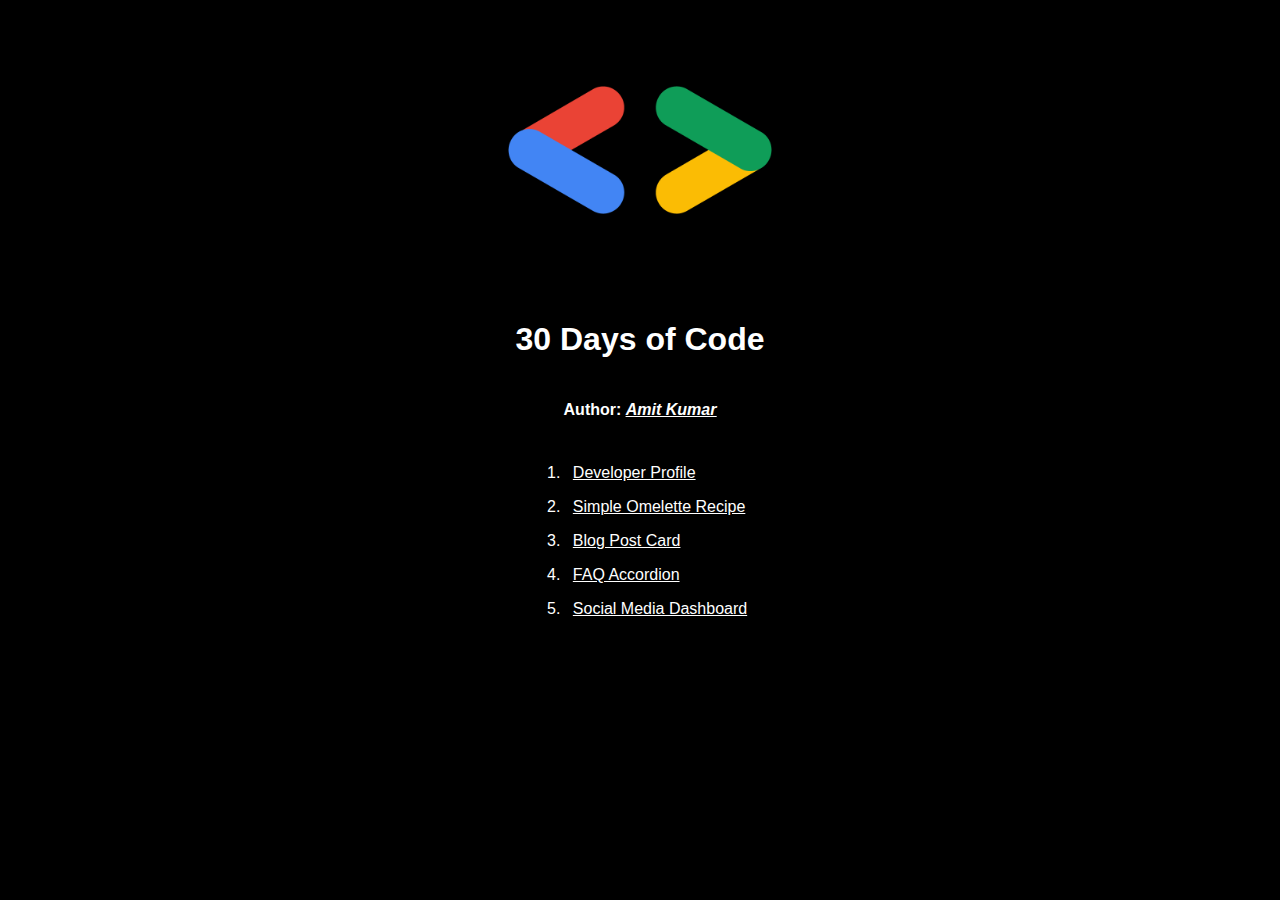
<file: index.html>
<!DOCTYPE html>
<html lang="en">
	<head>
		<meta charset="UTF-8" />
		<meta name="viewport" content="width=device-width, initial-scale=1.0" />
		<title>30 Days of Code</title>
		<style>
			* {
				color: white;
				font-family: Arial, Helvetica, sans-serif;
			}
			body {
				width: 100vw;
				height: 100vh;
				margin: 0 auto;
				background-color: black;
			}
			li {
				padding: 8px;
			}
			.container {
				width: 100%;
				height: 100%;
				margin: 0 auto;
				display: flex;
				flex-direction: column;
				align-items: center;
			}
		</style>
	</head>
	<body>
		<div class="container">
			<img
				src="1. Developer Profile/assets/developer_profile.png"
				width="300px"
				height="300px"
				alt="30_days_of_code"
			/>
			<h1>30 Days of Code</h1>
			<h4>
				Author:
				<a
					href="https://github.com/amitkumarnagar"
					target="_blank"
					rel="noreferrer"
				>
					<em style="text-decoration: underline"> Amit Kumar </em>
				</a>
			</h4>
			<ol>
				<li>
					<a href="/1. Developer Profile">Developer Profile </a>
				</li>
				<li>
					<a href="/2. Omelette Recipe/">Simple Omelette Recipe</a>
				</li>
				<li>
					<a href="/3. Blog Post Card/">Blog Post Card</a>
				</li>
				<li>
					<a href="/4. FAQ Accordion/">FAQ Accordion</a>
				</li>
				<li>
					<a href="/5. Social Media Dashboard/">Social Media Dashboard</a>
				</li>
			</ol>
		</div>
	</body>
</html>
</file>
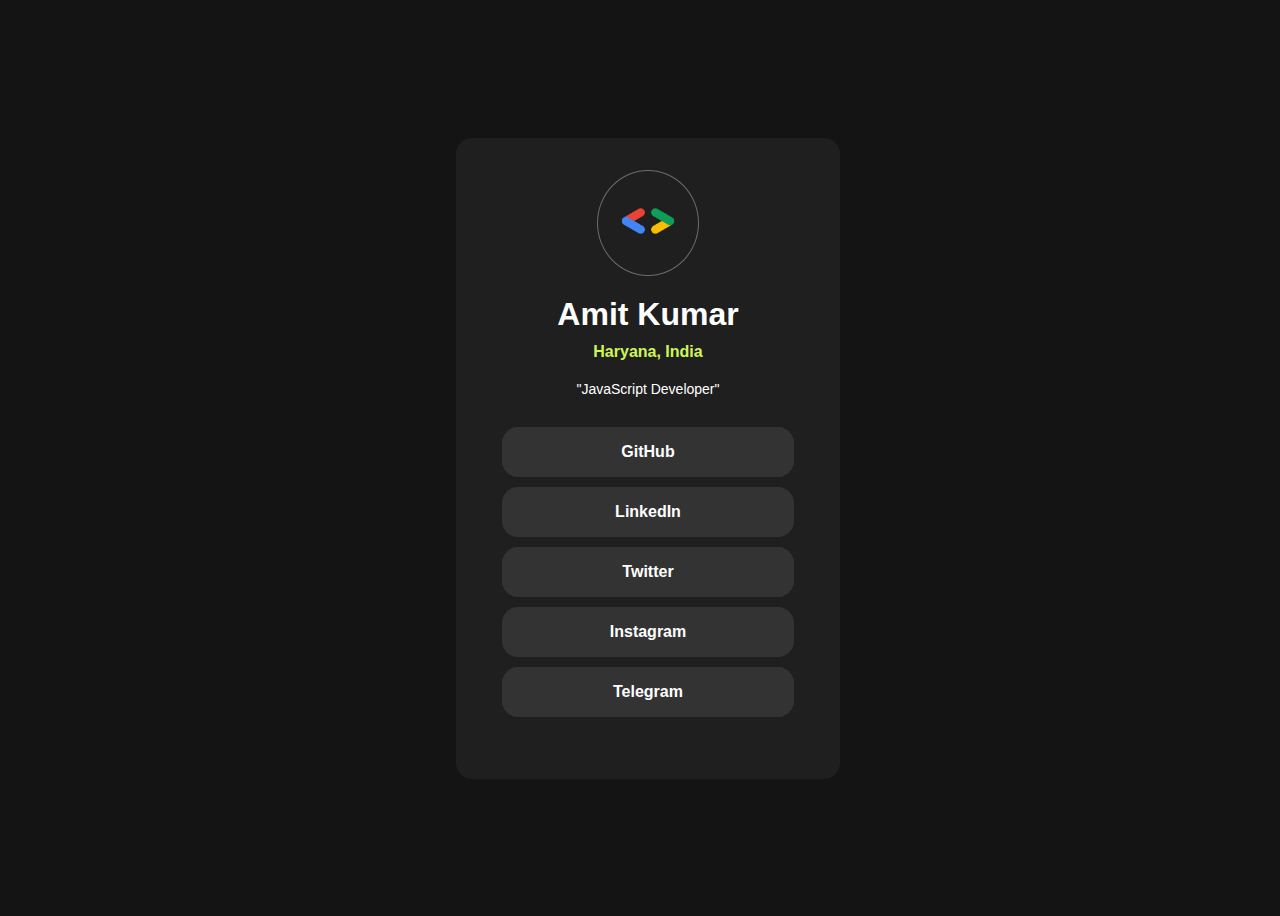
<file: 1. Developer Profile/index.html>
<!DOCTYPE html>
<html lang="en">
	<head>
		<meta charset="UTF-8" />
		<meta name="viewport" content="width=device-width, initial-scale=1.0" />
		<title>Day 1 | Developer Profile</title>
		<style>
			body {
				font-family: Arial, Helvetica, sans-serif;
				background-color: #141414;
				box-sizing: border-box;
				color: #ffffff;
				width: 100vw;
				height: 100vh;
			}
			p {
				margin: 0;
			}
      a {
        color: inherit;
        text-decoration: none;
      }
			.root {
				height: 100%;
				display: flex;
				align-items: center;
				justify-content: center;
			}
			.card {
				background-color: #1f1f1f;
				display: flex;
				flex-direction: column;
				align-items: center;
				justify-content: center;
				min-width: 280px;
				padding: 2rem;
        margin: 10px;
				border-radius: 1rem;
			}
			.avatar {
				border: 0.25px solid #6d6d6d;
				border-radius: 50%;
				padding: 20px;
			}
			.name-container {
				margin: 20px auto;
			}
			.name {
				font-size: 32px;
				font-weight: bold;
				text-align: center;
				margin: 0;
				margin-bottom: 10px;
			}
			.location {
				font-size: 16px;
				font-weight: bold;
				text-align: center;
				color: #cff558;
				margin: 0;
			}
			.designation {
				font-size: 14px;
				font-weight: 500;
			}
			.link-list {
				list-style-type: none;
				display: block;
				padding: 0;
				margin: 20px 0;
			}
			.list-item {
				min-width: 260px;
				border-radius: 1rem;
				background-color: #333333;
				margin: 1rem;
				padding: 1rem;
        margin: 10px auto;
				text-align: center;
				font-size: 16px;
				font-weight: bold;
			}
			.list-item:hover {
        background-color: #cff558;
        color: #000;
			}

      @media screen and (min-width: 425px) {
        .card {
          min-width: 320px;
        }
      }
		</style>
	</head>
	<body>
		<div class="root">
			<div class="card">
				<div class="avatar">
					<img
						src="assets/developer_profile.png"
						alt="profile_image"
						width="60px"
						height="60px"
						style="width: 60px; height: 60px; border-radius: 50%"
					/>
				</div>
				<div class="name-container">
					<p class="name">Amit Kumar</p>
					<p class="location">Haryana, India</p>
				</div>
				<p class="designation">"JavaScript Developer"</p>
				<ul class="link-list">
					<li class="list-item active">
            <a href="https://github.com/amitkumarnagar" target="_blank" referrerpolicy="no-referrer">GitHub</a>
          </li>
					<li class="list-item">
            <a href="https://linkedin.com/amitkumarnagar"  target="_blank" referrerpolicy="no-referrer">LinkedIn</li></a>
          </li>
					<li class="list-item">
            <a href="https://x.com/aks0095"  target="_blank" referrerpolicy="no-referrer">Twitter</li></a>
          </li>
					<li class="list-item">
            <a href="https://instagram.com/amit.kumar.719/"  target="_blank" referrerpolicy="no-referrer">Instagram</li></a>
          </li>
					<li class="list-item">
            <a href="https://t.me/xyz"  target="_blank" referrerpolicy="no-referrer">Telegram</li></a>
          </li>
				</ul>
			</div>
		</div>
	</body>
</html>
</file>
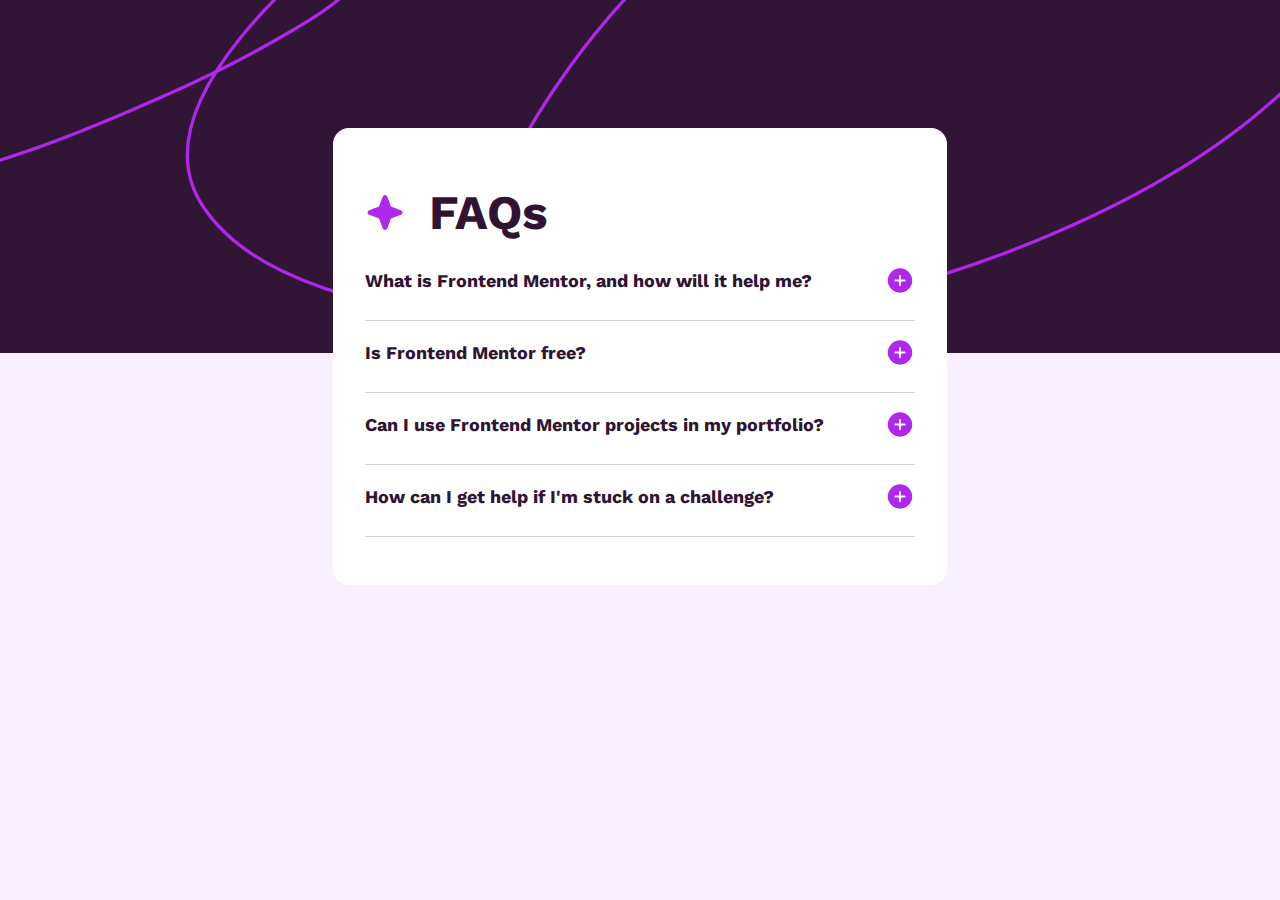
<file: 4. FAQ Accordion/index.html>
<!DOCTYPE html>
<html lang="en">
	<head>
		<meta charset="UTF-8" />
		<meta name="viewport" content="width=device-width, initial-scale=1.0" />
		<link rel="preconnect" href="https://fonts.googleapis.com" />
		<link rel="preconnect" href="https://fonts.gstatic.com" crossorigin />
		<link
			href="https://fonts.googleapis.com/css2?family=Work+Sans:ital,wght@0,100..900;1,100..900&display=swap"
			rel="stylesheet"
		/>
		<link href="style.css" rel="stylesheet" />
		<title>4. FAQs</title>
	</head>
	<body>
		<div class="container">
			<div class="card">
				<div class="heading">
					<img src="assets/icon-star.svg" />
					<h1>FAQs</h1>
				</div>
				<div class="faq-list">
					<div class="accordion" data-accordion__isopen="false">
						<div id="question_1">
							<p>What is Frontend Mentor, and how will it help me?</p>
							<span id="action"></span>
						</div>
						<p id="answer_1">
							Frontend Mentor offers realstic coding challenges to help
							developers improve their frontend coding skills with projects in
							HTML, CSS, and JavaScript. It's suitable for all levels and ideal
							for protfolio building.
						</p>
					</div>
				</div>

				<div class="accordion" data-accordion__isopen="false">
					<div id="question_2">
						<p>Is Frontend Mentor free?</p>
						<span id="action"></span>
					</div>
					<p id="answer_2">
						Yes, Frontend Mentor offers both free and premium coding challenges,
						with the free option providing access to a range of projects
						suitable for all skill levels.
					</p>
				</div>

				<div class="accordion" data-accordion__isopen="false">
					<div id="question_3">
						<p>Can I use Frontend Mentor projects in my portfolio?</p>
						<span id="action"></span>
					</div>
					<p id="answer_3">
						Yes, you can use projects completed on Frontend Mentor in your
						portfolio. It's an excellent way to showcase your skills to
						potential employers!
					</p>
				</div>

				<div class="accordion" data-accordion__isopen="false">
					<div id="question_4">
						<p>How can I get help if I'm stuck on a challenge?</p>
						<span id="action"></span>
					</div>
					<p id="answer_4">
						The best place to get help is inside Frontend Mentor's Discord
						community. There's a help channel where you can ask questions and
						seek support from other community members.
					</p>
				</div>
			</div>
		</div>

		<script defer src="script.js"></script>
	</body>
</html>
</file>
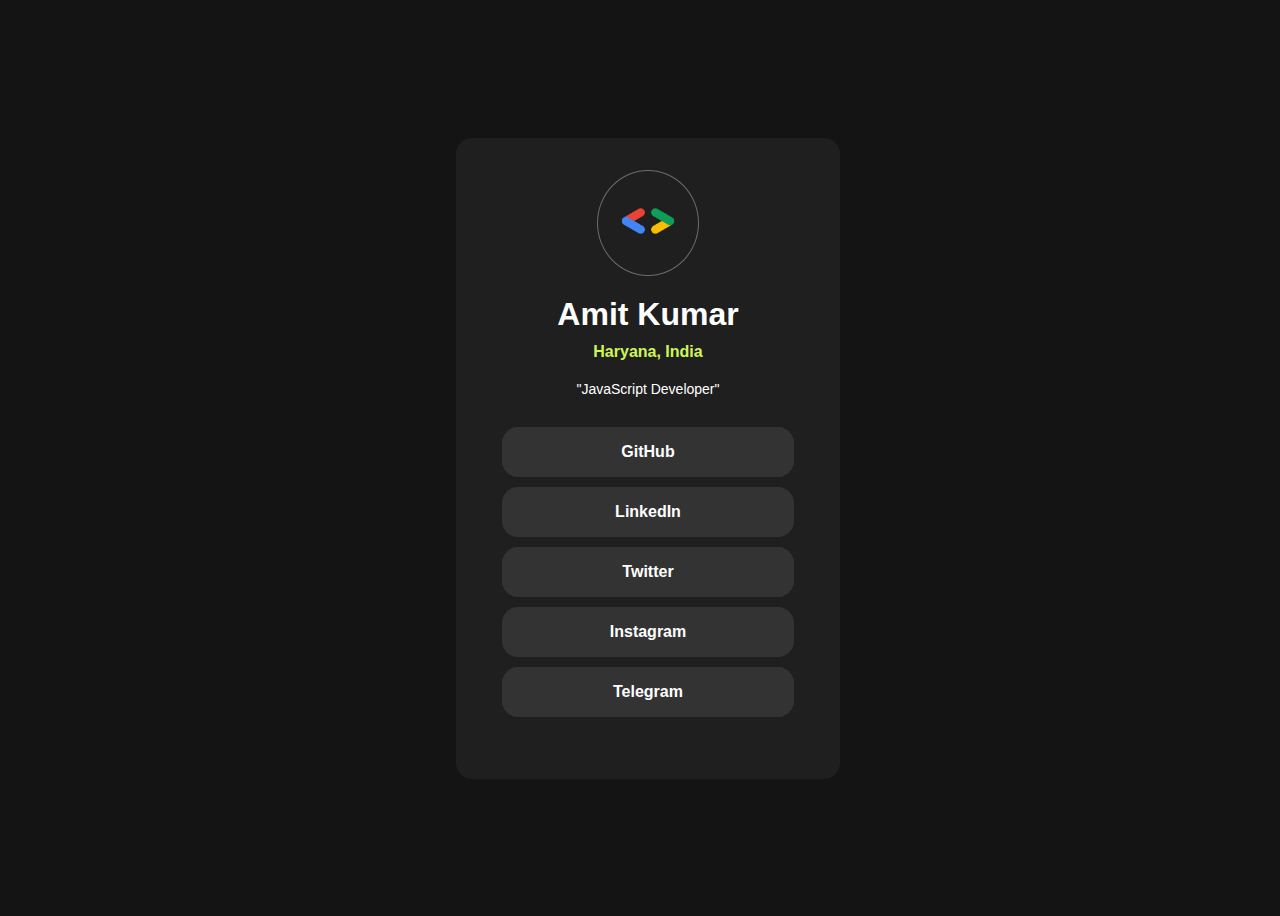
<file: 1 - Developer Profile/src/index.html>
<!DOCTYPE html>
<html lang="en">
	<head>
		<meta charset="UTF-8" />
		<meta name="viewport" content="width=device-width, initial-scale=1.0" />
		<title>Day 1</title>
		<style>
			body {
				font-family: Arial, Helvetica, sans-serif;
				background-color: #141414;
				box-sizing: border-box;
				color: #ffffff;
				width: 100vw;
				height: 100vh;
			}
			p {
				margin: 0;
			}
      a {
        color: inherit;
        text-decoration: none;
      }
			.root {
				height: 100%;
				display: flex;
				align-items: center;
				justify-content: center;
			}
			.card {
				background-color: #1f1f1f;
				display: flex;
				flex-direction: column;
				align-items: center;
				justify-content: center;
				min-width: 280px;
				padding: 2rem;
        margin: 10px;
				border-radius: 1rem;
			}
			.avatar {
				border: 0.25px solid #6d6d6d;
				border-radius: 50%;
				padding: 20px;
			}
			.name-container {
				margin: 20px auto;
			}
			.name {
				font-size: 32px;
				font-weight: bold;
				text-align: center;
				margin: 0;
				margin-bottom: 10px;
			}
			.location {
				font-size: 16px;
				font-weight: bold;
				text-align: center;
				color: #cff558;
				margin: 0;
			}
			.designation {
				font-size: 14px;
				font-weight: 500;
			}
			.link-list {
				list-style-type: none;
				display: block;
				padding: 0;
				margin: 20px 0;
			}
			.list-item {
				min-width: 260px;
				border-radius: 1rem;
				background-color: #333333;
				margin: 1rem;
				padding: 1rem;
        margin: 10px auto;
				text-align: center;
				font-size: 16px;
				font-weight: bold;
			}
			.list-item:hover {
        background-color: #cff558;
        color: #000;
			}

      @media screen and (min-width: 425px) {
        .card {
          min-width: 320px;
        }
      }
		</style>
	</head>
	<body>
		<div class="root">
			<div class="card">
				<div class="avatar">
					<img
						src="assets/developer_profile.png"
						alt="profile_image"
						width="60px"
						height="60px"
						style="width: 60px; height: 60px; border-radius: 50%"
					/>
				</div>
				<div class="name-container">
					<p class="name">Amit Kumar</p>
					<p class="location">Haryana, India</p>
				</div>
				<p class="designation">"JavaScript Developer"</p>
				<ul class="link-list">
					<li class="list-item active">
            <a href="https://github.com/amitkumarnagar" target="_blank" referrerpolicy="no-referrer">GitHub</a>
          </li>
					<li class="list-item">
            <a href="https://linkedin.com/amitkumarnagar"  target="_blank" referrerpolicy="no-referrer">LinkedIn</li></a>
          </li>
					<li class="list-item">
            <a href="https://x.com/aks0095"  target="_blank" referrerpolicy="no-referrer">Twitter</li></a>
          </li>
					<li class="list-item">
            <a href="https://instagram.com/amit.kumar.719/"  target="_blank" referrerpolicy="no-referrer">Instagram</li></a>
          </li>
					<li class="list-item">
            <a href="https://t.me/xyz"  target="_blank" referrerpolicy="no-referrer">Telegram</li></a>
          </li>
				</ul>
			</div>
		</div>
	</body>
</html>
</file>
<file: 4. FAQ Accordion/style.css>
* {
	margin: 0;
	padding: 0;
	color: #2f1533;
	font-family: 'Work Sans', sans-serif;
}

body {
	background-image: url(assets/background.svg);
	background-color: #f9f0ff;
	background-position: top;
	background-repeat: no-repeat;
	background-size: cover;
	height: 25vh;
	width: 100vw;
}

hr {
	margin: 2rem 0;
	border: 0.5px solid rgb(243, 243, 243);
}

.heading {
	display: flex;
	align-items: center;
	margin: 1.5rem 0;
	gap: 1.5rem;
}

.heading h1 {
	font-size: 48px;
}

.container {
	width: 100%;
	height: auto;
	align-self: center;
	margin: 8rem auto;
	display: flex;
	align-items: center;
	justify-content: center;
}

.card {
	background-color: #fff;
	width: 100%;
	padding: 2rem;
	border-radius: 1rem;
}

.accordion {
  border-bottom: 0.5px solid lightgray;
  margin-bottom: 1rem;
}

[id^='question_'] {
	font-size: 18px;
	font-weight: bold;
	margin-bottom: 1.5rem;
	display: flex;
	align-items: center;
	justify-content: space-between;
	gap: 1rem;
}

#action {
	content: url(assets/icon-plus.svg);
}

[id^='answer_'] {
	font-size: 16px;
	display: none;
  padding-bottom: 1.5rem;
}

@media screen and (min-width: 424px) {
	.card {
		width: 550px;
	}
}
</file>
